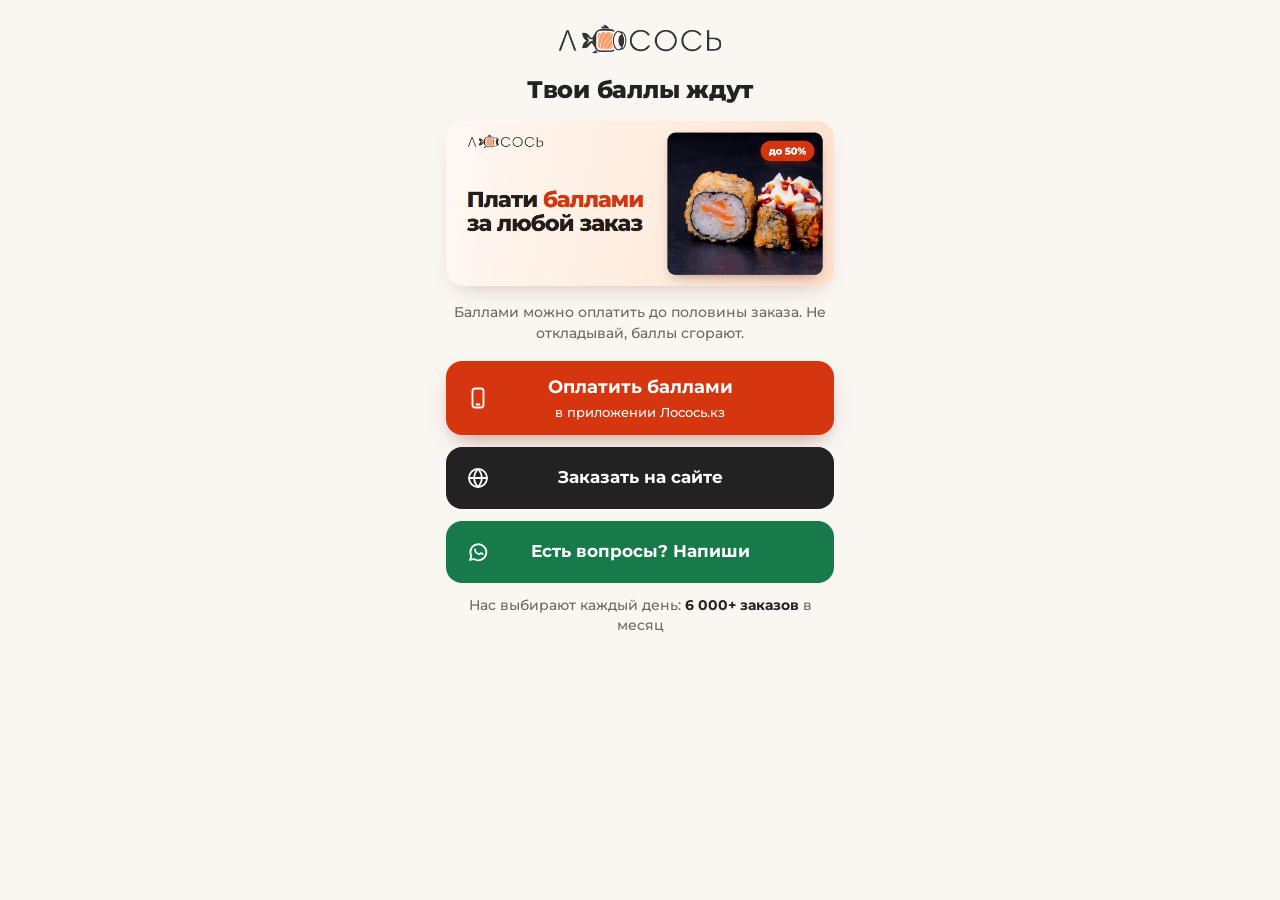
<file: bally/index.html>
<!doctype html>
<html lang="ru" data-page="bally">
<head>
<meta charset="utf-8">
<meta name="viewport" content="width=device-width,initial-scale=1,viewport-fit=cover">
<title>Лосось.кз · твои баллы ждут</title>
<meta name="description" content="Баллами можно оплатить до половины заказа в приложении Лосось.кз">
<meta property="og:title" content="Твои баллы ждут · Лосось.кз">
<meta property="og:image" content="https://lososkz.github.io/img/b_bally.jpg">
<meta name="apple-itunes-app" content="app-id=6740765547">
<meta name="theme-color" content="#FAF6F2">
<link rel="preconnect" href="https://fonts.googleapis.com">
<link rel="preconnect" href="https://fonts.gstatic.com" crossorigin>
<link href="https://fonts.googleapis.com/css2?family=Montserrat:wght@500;600;700;800&display=swap" rel="stylesheet">
<link rel="stylesheet" href="../hub.css">
</head>
<body>
<div class="w">
  <img class="logo" src="../img/losos-full-1200.png" alt="Лосось.кз">
  <h1>Твои баллы ждут</h1>
  <img class="banner" src="../img/b_bally.jpg" alt="Плати баллами за любой заказ, до 50%" fetchpriority="high">
  <p class="note">Баллами можно оплатить до половины заказа. Не откладывай, баллы сгорают.</p>

  <a class="btn main" data-e="app" id="open" href="https://foodpicasso.com/x/3341xacf">
    <svg viewBox="0 0 24 24"><rect x="6.5" y="2.5" width="11" height="19" rx="2.5"/><path d="M10.5 18.5h3"/></svg>
    Оплатить баллами
    <small>в приложении Лосось.кз</small>
  </a>
  <a class="btn dark" data-e="site" href="https://losos.kz/?utm_source=hub_bally">
    <svg viewBox="0 0 24 24"><circle cx="12" cy="12" r="9"/><path d="M3 12h18M12 3c2.5 2.7 3.8 5.7 3.8 9s-1.3 6.3-3.8 9c-2.5-2.7-3.8-5.7-3.8-9S9.5 5.7 12 3z"/></svg>
    Заказать на сайте
  </a>
  <a class="btn wa" data-e="wa" href="https://wa.me/77477142222">
    <svg viewBox="0 0 24 24"><path d="M4 20l1.3-3.9A8 8 0 1 1 8 19z"/><path d="M9 9.5c.3 2.3 2.2 4.3 4.5 4.8l1.2-1.2 2 .8"/></svg>
    Есть вопросы? Напиши
  </a>

  <p class="note">Нас выбирают каждый день: <b style="color:var(--ink)">6&nbsp;000+ заказов</b> в месяц</p>
</div>
<script src="../open.js"></script>
<script>lososOpen(document.getElementById('open'));</script>
<script src="../track.js"></script>
</body>
</html>
</file>
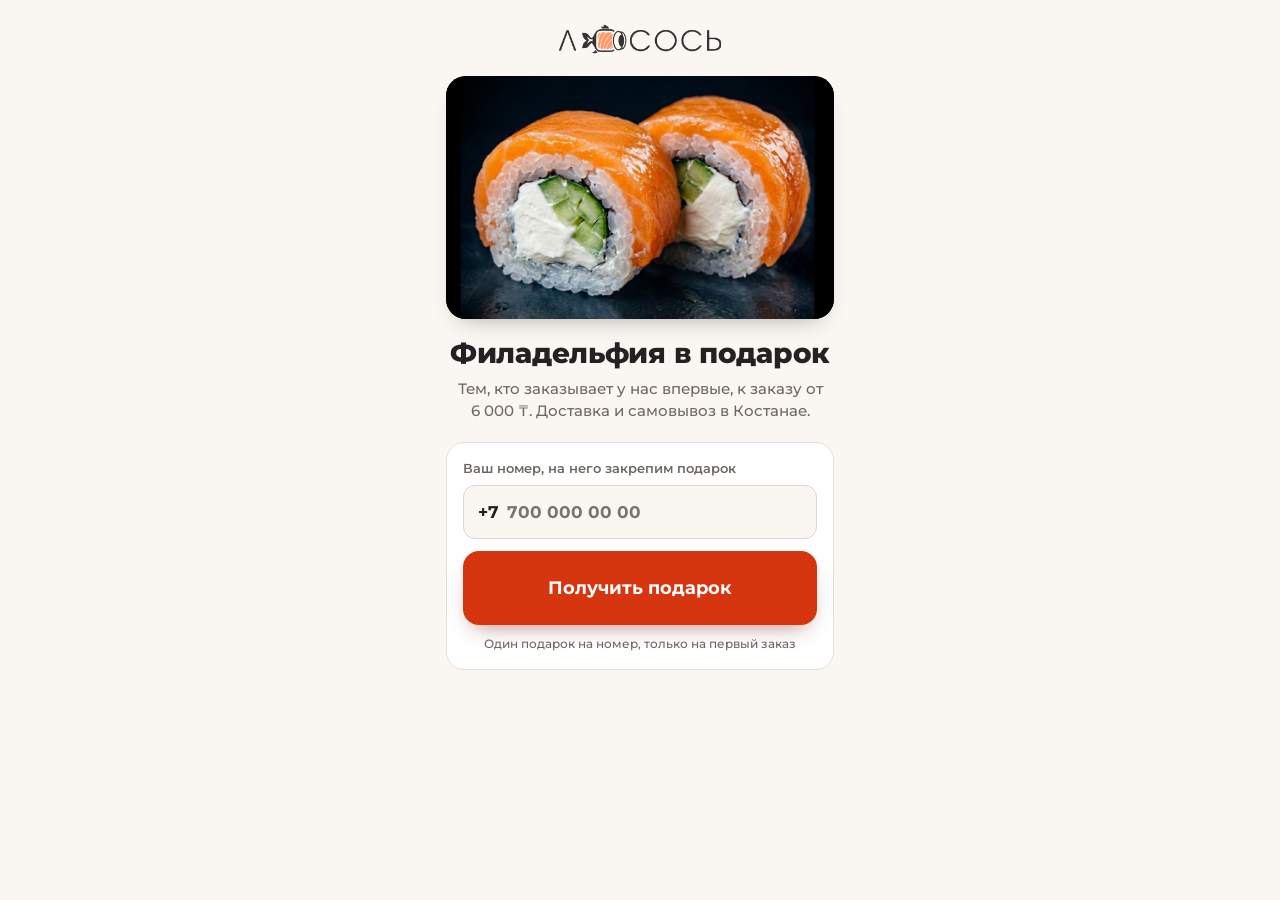
<file: podarok/index.html>
<!doctype html>
<html lang="ru" data-page="podarok">
<head>
<meta charset="utf-8">
<meta name="viewport" content="width=device-width,initial-scale=1,viewport-fit=cover">
<title>Лосось.кз · подарок к первому заказу</title>
<meta name="description" content="Подарок к первому заказу в Лосось.кз">
<meta name="apple-itunes-app" content="app-id=6740765547">
<meta name="theme-color" content="#FAF6F2">
<link rel="preconnect" href="https://fonts.googleapis.com">
<link rel="preconnect" href="https://fonts.gstatic.com" crossorigin>
<link href="https://fonts.googleapis.com/css2?family=Montserrat:wght@500;600;700;800&display=swap" rel="stylesheet">
<link rel="stylesheet" href="../hub.css">
<!-- Пиксель Meta сайта losos.kz (тот же, 1566847688192095): PageView + Lead при выдаче кода -->
<script>
!function(f,b,e,v,n,t,s){if(f.fbq)return;n=f.fbq=function(){n.callMethod?n.callMethod.apply(n,arguments):n.queue.push(arguments)};
if(!f._fbq)f._fbq=n;n.push=n;n.loaded=!0;n.version='2.0';n.queue=[];t=b.createElement(e);t.async=!0;
t.src=v;s=b.getElementsByTagName(e)[0];s.parentNode.insertBefore(t,s)}(window,document,'script','https://connect.facebook.net/en_US/fbevents.js');
fbq('init','1566847688192095');fbq('track','PageView');
</script>
<style>
  .photo{display:block;width:100%;aspect-ratio:16/10;object-fit:cover;object-position:center 45%;border-radius:20px;margin:0 0 18px;
         box-shadow:0 12px 24px -14px rgba(0,0,0,.35);background:#1d2026}
  .kicker{font-size:13px;font-weight:700;letter-spacing:.08em;text-transform:uppercase;color:#B42D0B;margin:0 0 6px}
  h1{font-size:28px;margin:0 0 8px}
  .sub{font-size:15px;color:var(--ink2);margin:0 0 20px}
  .form{background:#fff;border:1px solid #E6DED6;border-radius:18px;padding:16px;margin:0 0 14px;text-align:left}
  .form label{display:block;font-size:13px;font-weight:600;color:var(--ink2);margin:0 0 8px}
  .phone{display:flex;align-items:center;border:1.5px solid #E0D6CC;border-radius:12px;padding:0 14px;height:54px;background:var(--field)}
  .phone:focus-within{border-color:var(--act)}
  .phone span{font-weight:700;font-size:17px;margin-right:6px}
  .phone input{flex:1;border:0;outline:0;background:transparent;font:700 17px Montserrat,system-ui,sans-serif;color:var(--ink);min-width:0}
  .go{width:100%;margin:12px 0 0;border:0;cursor:pointer;font-family:inherit}
  .fine{font-size:12px;color:var(--ink2);margin:10px 0 0;text-align:center}
  .code{display:none;background:#fff;border:2px dashed var(--act);border-radius:18px;padding:18px 16px;margin:0 0 14px}
  .code .t{font-size:13px;font-weight:600;color:var(--ink2);margin:0 0 6px}
  .code b{display:block;font-size:34px;letter-spacing:.14em;font-weight:800;margin:0 0 6px}
  .code .how{font-size:13px;color:var(--ink2);margin:0}
  .done .form{display:none}.done .code{display:block}.next{display:none}.done .next{display:block}
</style>
</head>
<body>
<div class="w" id="w">
  <img class="logo" src="../img/losos-full-1200.png" alt="Лосось.кз">
  <img class="photo" id="ph" src="../img/fila.jpg" alt="Ролл Филадельфия">
  <h1 id="h">Филадельфия в подарок</h1>
  <p class="sub" id="s">Тем, кто заказывает у нас впервые, к заказу от 6 000 ₸. Доставка и самовывоз в Костанае.</p>

  <form class="form" id="f" autocomplete="on">
    <label for="tel">Ваш номер, на него закрепим подарок</label>
    <div class="phone"><span>+7</span><input id="tel" type="tel" inputmode="numeric" placeholder="700 000 00 00" maxlength="14" required></div>
    <button class="btn main go" type="submit">Получить подарок</button>
    <p class="fine">Один подарок на номер, только на первый заказ</p>
  </form>

  <div class="code" id="c">
    <p class="t" id="ct">Ваш личный код</p>
    <b id="cv"></b>
    <p class="how" id="ch">Введите его в корзине при оформлении. Действует до 15 декабря.</p>
  </div>

  <div class="next">
    <a class="btn main" data-e="app" id="open" href="https://foodpicasso.com/x/3341xacf">
      <svg viewBox="0 0 24 24"><rect x="6.5" y="2.5" width="11" height="19" rx="2.5"/><path d="M10.5 18.5h3"/></svg>
      Заказать в приложении
    </a>
    <a class="btn dark" data-e="site" href="https://losos.kz/?utm_source=podarok">
      <svg viewBox="0 0 24 24"><circle cx="12" cy="12" r="9"/><path d="M3 12h18M12 3c2.5 2.7 3.8 5.7 3.8 9s-1.3 6.3-3.8 9c-2.5-2.7-3.8-5.7-3.8-9S9.5 5.7 12 3z"/></svg>
      Заказать на сайте
    </a>
  </div>
</div>
<script src="../open.js"></script>
<script src="../track.js"></script>
<script>
  lososOpen(document.getElementById('open'));
  // Вариант оффера из ссылки рекламы: ?v=fila (по умолчанию) · ?v=set · ?v=bonus
  var V = {
    fila: { ph: '../img/fila.jpg', alt: 'Ролл Филадельфия', h: 'Филадельфия в подарок',
            s: 'Тем, кто заказывает у нас впервые, к заказу от 6 000 ₸. Доставка и самовывоз в Костанае.' },
    // 01.11: тест «подарок + баллы на второй заказ» (код из того же пула, что fila; 1 500 начисляет сервер после первого заказа)
    fila15: { ph: '../img/fila.jpg', alt: 'Ролл Филадельфия', h: 'Филадельфия в подарок + 1 500 баллов',
              s: 'Тем, кто заказывает у нас впервые: Филадельфия к заказу от 6 000 ₸, а на следующий заказ 1 500 баллов. Доставка и самовывоз в Костанае.',
              ch: 'Введите код в корзине при оформлении, действует до 15 декабря. Заказывайте в приложении по этому номеру: на следующий день после заказа придут 1 500 баллов на второй заказ, они действуют 14 дней.' },
    // 01.11: тест Ж — тот же подарок, порог 8 000 (своя акция и пул кодов E·····)
    fila8: { ph: '../img/fila.jpg', alt: 'Ролл Филадельфия', h: 'Филадельфия в подарок',
             s: 'Тем, кто заказывает у нас впервые, к заказу от 8 000 ₸. Доставка и самовывоз в Костанае.' },
    set: { ph: '../img/set_druzya.jpg', alt: 'Сет Для друзей, 40 штук', h: 'Сет «Для друзей» за 7 990 ₸',
           s: '40 штук вместо 9 990 ₸ на первый заказ. Доставка и самовывоз в Костанае.' },
    bonus: { ph: '../img/set_lyubimy.jpg', alt: 'Роллы Лосось', h: '3 000 бонусов на первый заказ',
             s: 'Бонусами можно оплатить до половины заказа. Доставка и самовывоз в Костанае.',
             ct: 'Почти готово', cv: '3 000 ₸',
             ch: 'Входите в приложение по номеру телефона, который указали выше, не через почту: бонусы привязаны к номеру. Придут в течение 10 минут, действуют 7 дней.',
             btn: 'Скачать приложение' }
  };
  var v = (location.search.match(/[?&]v=(\w+)/) || [])[1] || 'fila';
  var c = V[v] || V.fila;
  // Город из ссылки рекламы: ?city=rudny → «в Рудном» (03.10, отдельная группа Рудного).
  if (/[?&]city=rudny/.test(location.search)) c.s = c.s.replace('в Костанае', 'в Рудном');
  // Числа не рвём по строкам: «7 990 ₸» целиком (неразрывные пробелы).
  Object.keys(c).forEach(function (k) { if (typeof c[k] === 'string') c[k] = c[k].replace(/(\d) (\d{3})/g, '$1 $2').replace(/(\d) ₸/g, '$1 ₸'); });
  var $ = function (id) { return document.getElementById(id); };
  $('ph').src = c.ph; $('ph').alt = c.alt; $('h').textContent = c.h; $('s').textContent = c.s;
  if (c.ct) { $('ct').textContent = c.ct; $('cv').textContent = c.cv; $('ch').textContent = c.ch; }
  else if (c.ch) $('ch').textContent = c.ch;
  if (c.btn) { $('open').childNodes[2].textContent = ' ' + c.btn + ' '; $('open').nextElementSibling.style.display = 'none'; }
  if (/demo=code/.test(location.search)) document.getElementById('w').classList.add('done');
  // Номер → счётчик хаба (тот же адрес, что в track.js) → личный код из пула или «ждём регистрации».
  // Боевой проект, отдельный деплой «podarok lead» (02.10): код из пула ПОДАРОК_КОДЫ, лиды в ПОДАРОК_ЛИДЫ.
  var EP = 'https://script.google.com/macros/s/AKfycbzzJgA_vlvJwr6baNLNz-7O60Wj_-yq5ryx8cBwjOBgbEoovw95pq004BRxgZFP63IeHA/exec';
  var src = (location.search.match(/[?&]src=([\w\-.]+)/) || [])[1] || '';
  var btn = document.querySelector('.go');
  function запрос(тел, попытка) {
    return fetch(EP + '?a=lead&v=' + encodeURIComponent(v) + '&src=' + encodeURIComponent(src) + '&tel=' + тел)
      .then(function (r) { return r.json(); })
      .catch(function () { if (попытка < 2) return запрос(тел, попытка + 1); throw new Error('net'); });
  }
  document.getElementById('f').addEventListener('submit', function (e) {
    e.preventDefault();
    var тел = document.getElementById('tel').value.replace(/\D/g, '');
    if (тел.length === 11 && /^[78]/.test(тел)) тел = тел.slice(1);
    if (тел.length !== 10) { document.getElementById('tel').focus(); return; }
    btn.disabled = true; btn.textContent = 'Секунду…';
    запрос('7' + тел, 1).then(function (o) {
      if (!o || !o.ok) throw new Error(o && o.err || 'bad');
      // 05.10: на повторный номер сервер отдаёт код С ПРОШЛОГО РАЗА (или пусто, если тогда были бонусы).
      //    Раньше без кода оставалась заглушка из шаблона — ненастоящий код. Теперь честное сообщение.
      if (o.code) {
        $('cv').textContent = o.code;
        if (o.repeat) $('ct').textContent = 'Этот номер уже получал подарок, ваш код';
      } else if (v !== 'bonus') {
        $('ct').textContent = 'На этот номер подарок уже выдан';
        $('cv').style.display = 'none';
        $('ch').textContent = 'Один подарок на номер. Если что-то не получилось, напишите нам в WhatsApp, поможем.';
      }
      document.getElementById('w').classList.add('done');
      try { if (window.fbq) fbq('track', 'Lead', { content_name: v }); } catch (e2) {}
    }).catch(function () {
      btn.disabled = false; btn.textContent = 'Получить подарок';
      document.querySelector('.fine').textContent = 'Не получилось, нажмите ещё раз или напишите нам в WhatsApp';
    });
  });
</script>
</body>
</html>
</file>
<file: hub.css>
/* Общий стиль хабов Лосось.кз. Цвета и шрифт из брендбука (07.09.2026):
   #D53610 заливка кнопок под белым текстом, Montserrat, светлое тёплое поле. */
:root{--field:#FAF6F2;--ink:#222;--ink2:#6E6862;--act:#D53610;--salmon:#FF9966;--wa:#177A4A}
*{box-sizing:border-box;-webkit-tap-highlight-color:transparent}
html,body{background:var(--field)}
body{margin:0;color:var(--ink);font:500 15px/1.45 Montserrat,-apple-system,system-ui,sans-serif}
a:focus-visible{outline:3px solid var(--salmon);outline-offset:3px}
.w{max-width:420px;margin:0 auto;padding:22px 16px 32px;text-align:center}
.logo{height:34px;display:block;margin:0 auto 20px}
h1{font-size:24px;line-height:1.2;font-weight:800;letter-spacing:-.01em;margin:0 0 16px}
.note{margin:4px 0 18px;font-size:14px;color:var(--ink2)}

.banner{display:block;width:100%;aspect-ratio:750/320;border-radius:18px;background:#F3E6DC;margin:0 0 16px;
        box-shadow:0 10px 24px -14px rgba(80,30,10,.35)}
.promo{display:flex;overflow-x:auto;scroll-snap-type:x mandatory;border-radius:18px;scrollbar-width:none;
       box-shadow:0 10px 24px -14px rgba(80,30,10,.35)}
.promo::-webkit-scrollbar{display:none}
.slide{flex:none;width:100%;scroll-snap-align:center}
.slide img{display:block;width:100%;aspect-ratio:750/320;background:#F3E6DC}
.dots{display:flex;justify-content:center;gap:6px;margin:10px 0 16px}
.dots i{width:6px;height:6px;border-radius:3px;background:#D8CEC4;transition:background .2s}
.dots i.on{width:18px;background:var(--act)}

.btn{position:relative;display:flex;flex-direction:column;align-items:center;justify-content:center;
     min-height:62px;margin:0 0 12px;padding:12px 56px;border-radius:16px;text-decoration:none;color:#fff;
     font-weight:700;font-size:16.5px;transition:transform .12s,filter .12s}
.btn:active{transform:scale(.98);filter:brightness(.92)}
.btn small{font-weight:500;font-size:13px;margin-top:2px}
.btn svg{position:absolute;left:20px;top:50%;width:24px;height:24px;margin-top:-12px;
         fill:none;stroke:currentColor;stroke-width:1.8;stroke-linecap:round;stroke-linejoin:round}
.main{background:var(--act);min-height:74px;font-size:18px;box-shadow:0 10px 22px -10px rgba(120,30,5,.55)}
.dark{background:#222}
.wa{background:var(--wa)}
.light{background:#fff;color:var(--ink);border:1px solid #E6DED6}
@media (prefers-reduced-motion:reduce){*{transition:none!important}}
</file>
